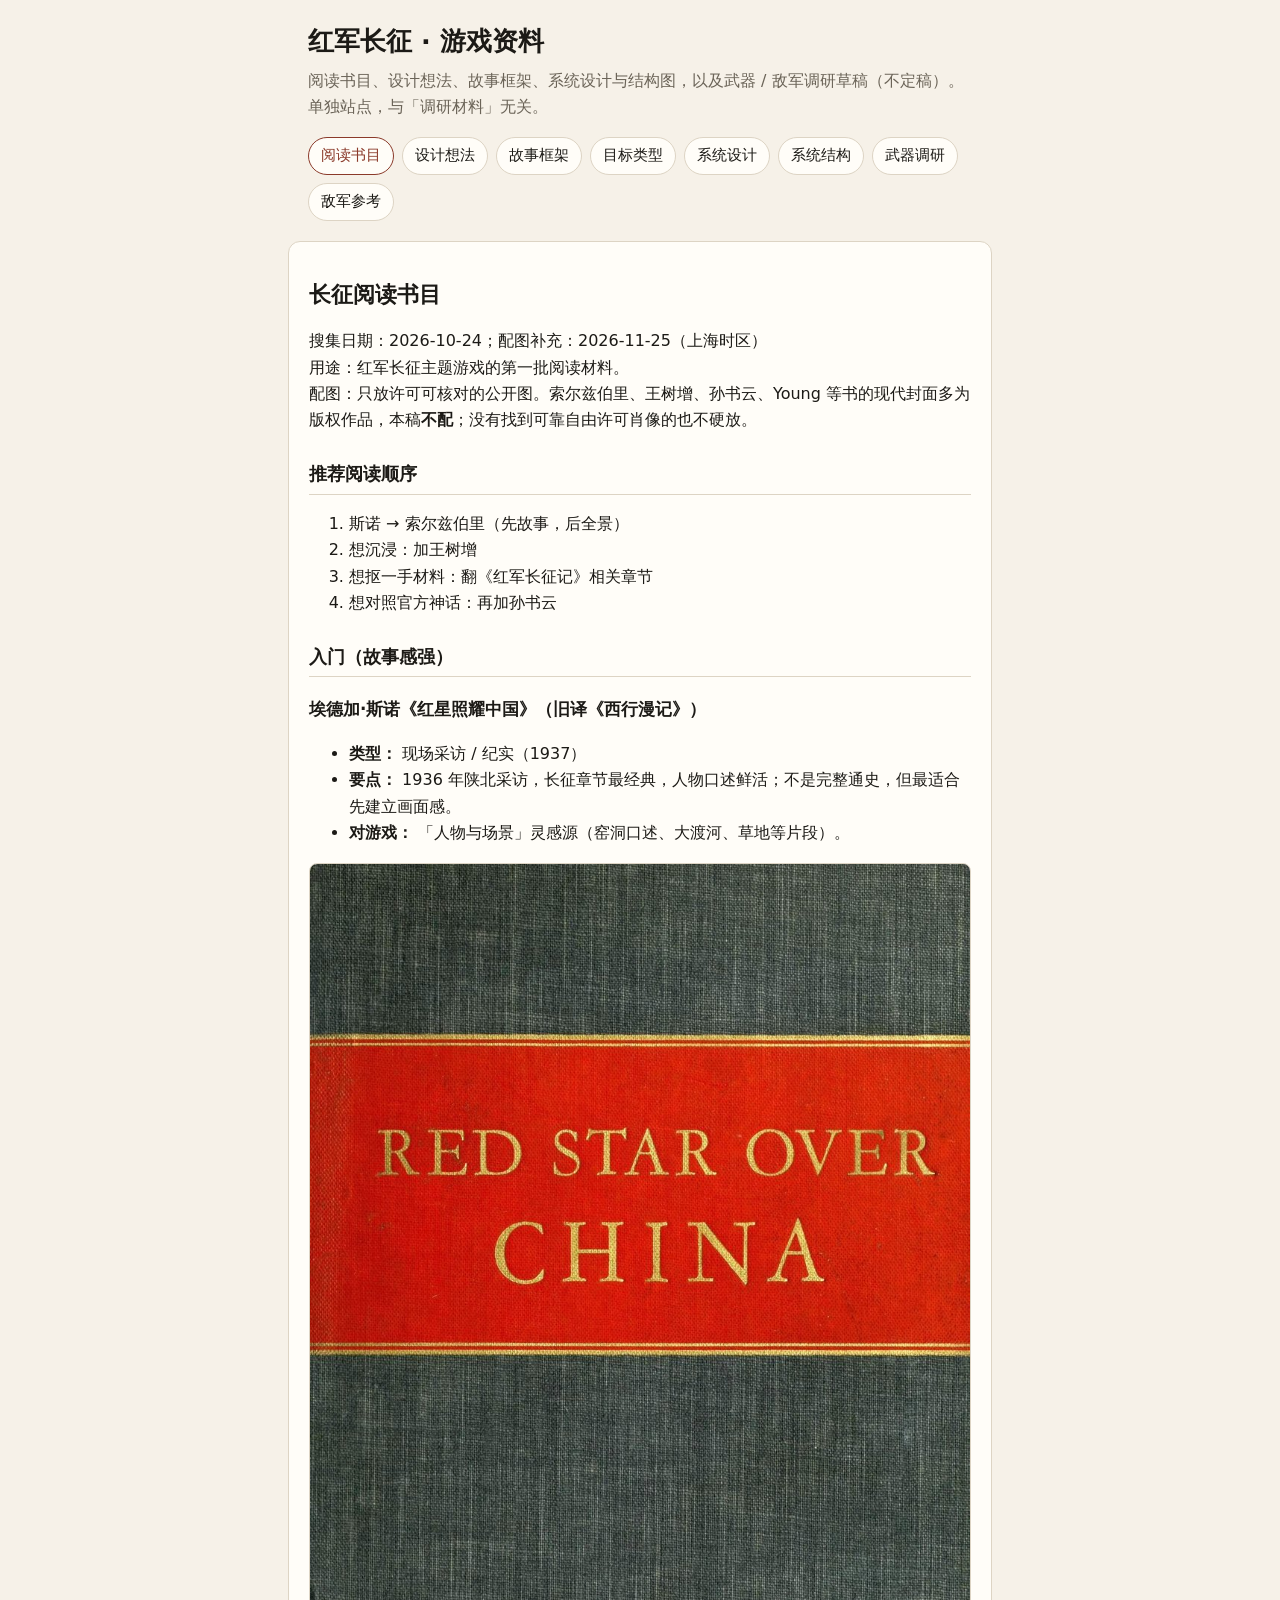
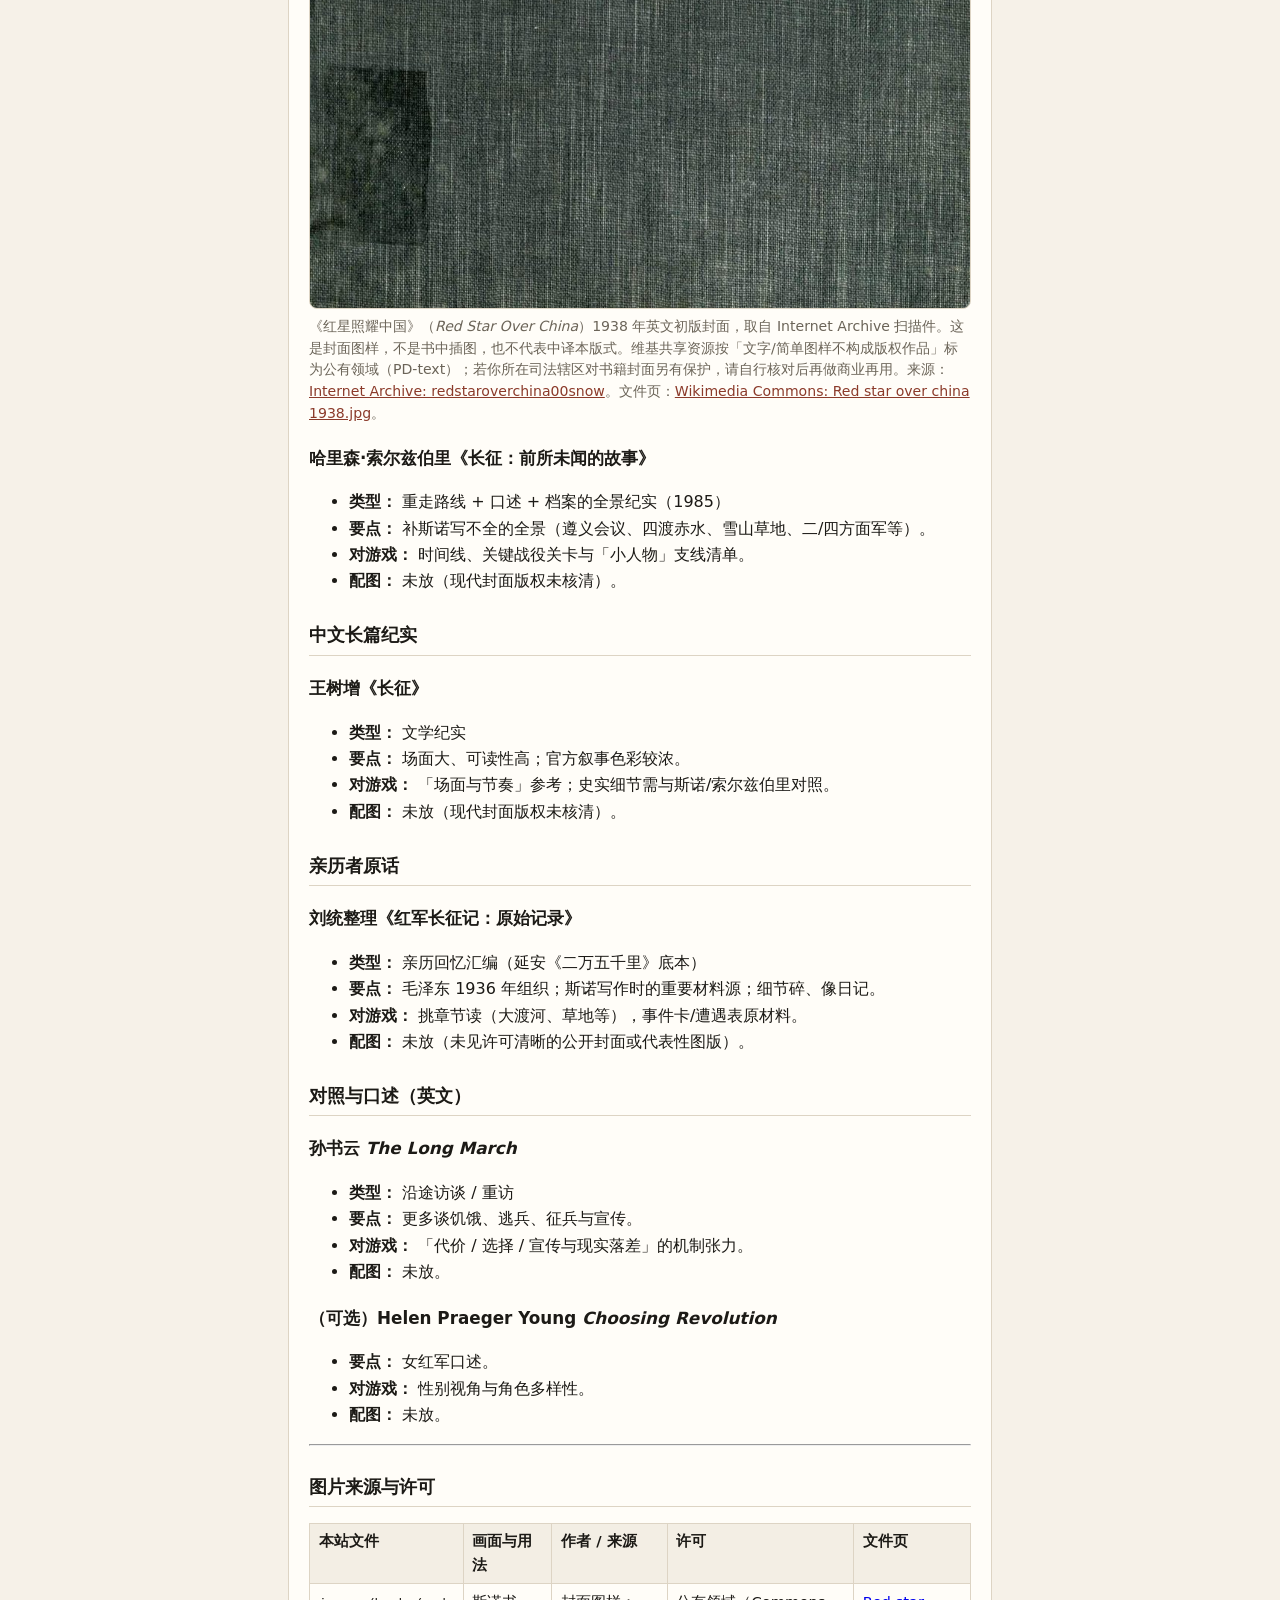
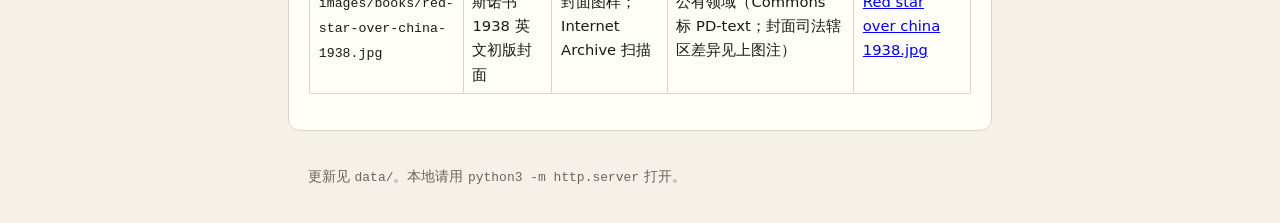
<file: index.html>
<!DOCTYPE html>
<html lang="zh-CN">
<head>
  <meta charset="utf-8" />
  <meta name="viewport" content="width=device-width, initial-scale=1" />
  <meta name="robots" content="noindex, nofollow" />
  <title>红军长征 · 游戏资料</title>
  <link rel="stylesheet" href="css/style.css" />
  <link rel="stylesheet" href="css/system-map.css" />
</head>
<body>
  <header class="site-header">
    <h1>红军长征 · 游戏资料</h1>
    <p class="tagline">阅读书目、设计想法、故事框架、系统设计与结构图，以及武器 / 敌军调研草稿（不定稿）。单独站点，与「调研材料」无关。</p>
    <nav id="nav" class="nav"></nav>
  </header>
  <main id="main" class="main">
    <p class="muted">加载中…</p>
  </main>
  <footer class="site-footer">
    <p>更新见 <code>data/</code>。本地请用 <code>python3 -m http.server</code> 打开。</p>
  </footer>
  <script src="js/vendor/marked.umd.js"></script>
  <script src="js/app.js"></script>
</body>
</html>
</file>
<file: css/style.css>
:root {
  --bg: #f6f1e8;
  --ink: #1c1a16;
  --muted: #6b6458;
  --card: #fffdf8;
  --line: #ddd4c4;
  --accent: #8b3a2a;
}
* { box-sizing: border-box; }
body {
  margin: 0;
  font-family: "IBM Plex Sans", "Noto Sans SC", system-ui, sans-serif;
  background: var(--bg);
  color: var(--ink);
  line-height: 1.65;
}
.site-header, .main, .site-footer {
  max-width: 44rem;
  margin: 0 auto;
  padding: 1.25rem 1.25rem;
}
.site-header h1 { margin: 0 0 0.35rem; font-size: 1.6rem; }
.tagline { margin: 0 0 1rem; color: var(--muted); }
.nav { display: flex; flex-wrap: wrap; gap: 0.5rem; }
.nav a {
  text-decoration: none;
  color: var(--ink);
  background: var(--card);
  border: 1px solid var(--line);
  padding: 0.35rem 0.75rem;
  border-radius: 999px;
  font-size: 0.95rem;
}
.nav a.active { border-color: var(--accent); color: var(--accent); }
.main {
  background: var(--card);
  border: 1px solid var(--line);
  border-radius: 12px;
  min-height: 12rem;
}
.main h1 { font-size: 1.35rem; }
.main h2 { font-size: 1.15rem; margin-top: 1.6rem; border-bottom: 1px solid var(--line); padding-bottom: 0.25rem; }
.main h3 { font-size: 1.05rem; margin-top: 1.2rem; }
.muted { color: var(--muted); }
.site-footer { color: var(--muted); font-size: 0.9rem; }
code { font-size: 0.9em; }
.main table {
  width: 100%;
  border-collapse: collapse;
  font-size: 0.92rem;
  margin: 0.75rem 0 1rem;
}
.main th,
.main td {
  border: 1px solid var(--line);
  padding: 0.35rem 0.55rem;
  text-align: left;
  vertical-align: top;
}
.main th { background: #f3eee4; }
.main th:first-child,
.main td:first-child { width: 8.5em; }
.main pre {
  overflow-x: auto;
  background: var(--bg);
  padding: 0.75rem 1rem;
  border-radius: 8px;
}
.main figure {
  margin: 1rem 0 1.25rem;
}
.main figure img {
  display: block;
  width: 100%;
  max-width: 100%;
  height: auto;
  background: var(--bg);
  border: 1px solid var(--line);
  border-radius: 8px;
}
.main figcaption {
  margin-top: 0.45rem;
  color: var(--muted);
  font-size: 0.88rem;
  line-height: 1.55;
}
.main figcaption a { color: var(--accent); }
</file>
<file: css/system-map.css>
/* System map page — scoped under .system-map-page; layer colors keep diagram meaning. */
.system-map-page {
  --sm-ink: #1c1a16;
  --sm-muted: #6b6458;
  --sm-line: #8a8376;
  --sm-panel: #fffdf8;
  --sm-core: #2f5d50;
  --sm-core-bg: #e7f0ec;
  --sm-pending: #8a5a2b;
  --sm-pending-bg: #f6ecd9;
  --sm-content: #3d4a6b;
  --sm-content-bg: #e8ecf5;
  --sm-done: #2f5d50;
  --sm-partial: #8a5a2b;
  --sm-todo: #6b4f63;
  --sm-mono: "IBM Plex Mono", "SFMono-Regular", Menlo, Consolas, monospace;
  color: var(--sm-ink);
  line-height: 1.55;
}

.system-map-page a {
  color: var(--accent, #8b3a2a);
}

.sm-hero {
  margin-bottom: 1rem;
}

.sm-hero h1 {
  margin: 0 0 0.45rem;
  font-size: clamp(1.35rem, 2.5vw, 1.75rem);
  letter-spacing: 0.02em;
}

.sm-hero p {
  margin: 0;
  max-width: 52rem;
  color: var(--sm-muted);
}

.sm-toolbar {
  display: flex;
  flex-wrap: wrap;
  gap: 0.75rem 1.25rem;
  align-items: center;
  margin: 0 0 1rem;
  padding: 0.75rem 0.9rem;
  background: #f3eee4;
  border: 1px solid var(--line, #ddd4c4);
  border-radius: 10px;
}

.sm-legend {
  display: flex;
  flex-wrap: wrap;
  gap: 0.65rem 1rem;
  font-size: 0.92rem;
}

.sm-legend-item {
  display: inline-flex;
  align-items: center;
  gap: 0.4rem;
}

.sm-swatch {
  width: 1.55rem;
  height: 0.95rem;
  border: 2px solid var(--sm-ink);
  background: #fff;
}

.sm-swatch.done {
  border-style: solid;
  border-color: var(--sm-done);
}

.sm-swatch.partial {
  border-style: dashed;
  border-color: var(--sm-partial);
  background: repeating-linear-gradient(
    -45deg,
    #fff,
    #fff 3px,
    #f3e6d4 3px,
    #f3e6d4 6px
  );
}

.sm-swatch.todo {
  border-style: dashed;
  border-color: var(--sm-todo);
  opacity: 0.85;
}

.sm-hint {
  color: var(--sm-muted);
  font-size: 0.9rem;
}

.sm-layout {
  display: grid;
  grid-template-columns: minmax(0, 1.7fr) minmax(240px, 0.9fr);
  gap: 1rem;
  align-items: start;
}

@media (max-width: 920px) {
  .sm-layout {
    grid-template-columns: 1fr;
  }
}

.sm-map-panel,
.sm-detail-panel,
.sm-table-section {
  background: var(--sm-panel);
  border: 1px solid var(--line, #ddd4c4);
  border-radius: 10px;
}

.sm-map-panel {
  padding: 0.85rem;
  overflow-x: auto;
}

.sm-detail-panel {
  position: sticky;
  top: 0.75rem;
  padding: 1rem 1.05rem 1.1rem;
  min-height: 16rem;
}

.sm-detail-panel h2 {
  margin: 0 0 0.55rem;
  font-size: 1.05rem;
  border: none;
  padding: 0;
}

.sm-detail-empty {
  color: var(--sm-muted);
  font-size: 0.95rem;
  margin: 0;
}

.sm-detail-meta {
  display: flex;
  flex-wrap: wrap;
  gap: 0.4rem;
  margin: 0.55rem 0 0.85rem;
}

.sm-badge {
  display: inline-flex;
  align-items: center;
  gap: 0.3rem;
  padding: 0.15rem 0.5rem;
  border: 1.5px solid currentColor;
  font-size: 0.82rem;
  line-height: 1.3;
  border-radius: 4px;
}

.sm-badge.done {
  color: var(--sm-done);
  border-style: solid;
}

.sm-badge.partial {
  color: var(--sm-partial);
  border-style: dashed;
}

.sm-badge.todo {
  color: var(--sm-todo);
  border-style: dashed;
}

.sm-badge.layer {
  color: var(--sm-muted);
  border-color: var(--sm-line);
}

.sm-detail-panel dl {
  margin: 0;
}

.sm-detail-panel dt {
  margin-top: 0.65rem;
  color: var(--sm-muted);
  font-size: 0.82rem;
}

.sm-detail-panel dd {
  margin: 0.15rem 0 0;
}

.sm-detail-panel code,
.sm-file {
  font-family: var(--sm-mono);
  font-size: 0.86em;
  background: #f1ebe0;
  padding: 0.05rem 0.28rem;
  border-radius: 3px;
}

svg.sm-svg {
  width: 100%;
  min-width: 720px;
  height: auto;
  display: block;
}

.sm-layer-box {
  fill: #fffdf8;
  stroke-width: 2.2;
}

.sm-layer-box.core {
  stroke: var(--sm-core);
  fill: var(--sm-core-bg);
}

.sm-layer-box.pending {
  stroke: var(--sm-pending);
  fill: var(--sm-pending-bg);
  stroke-dasharray: 7 5;
}

.sm-layer-box.content {
  stroke: var(--sm-content);
  fill: var(--sm-content-bg);
}

.sm-layer-title {
  font-size: 16px;
  font-weight: 700;
  fill: var(--sm-ink);
}

.sm-layer-sub {
  font-size: 12px;
  fill: var(--sm-muted);
}

.sm-mod {
  cursor: pointer;
}

.sm-mod rect {
  stroke-width: 2;
  transition: filter 0.15s ease;
}

.sm-mod.done rect {
  stroke: var(--sm-done);
  stroke-dasharray: none;
  fill: #fff;
}

.sm-mod.partial rect {
  stroke: var(--sm-partial);
  stroke-dasharray: 5 4;
  fill: #fffaf2;
}

.sm-mod.todo rect {
  stroke: var(--sm-todo);
  stroke-dasharray: 4 4;
  fill: #faf7fb;
  opacity: 0.95;
}

.sm-mod:hover rect,
.sm-mod:focus-visible rect,
.sm-mod.active rect {
  filter: drop-shadow(0 2px 0 rgba(28, 26, 22, 0.18));
  stroke-width: 2.8;
}

.sm-mod:focus {
  outline: none;
}

.sm-mod text {
  fill: var(--sm-ink);
  font-size: 12.5px;
  pointer-events: none;
}

.sm-status-label {
  font-size: 11px;
  fill: var(--sm-muted);
}

.sm-file-label {
  font-size: 10.5px;
  fill: #6f695e;
  font-family: var(--sm-mono);
}

.sm-edge {
  fill: none;
  stroke: var(--sm-line);
  stroke-width: 1.6;
  marker-end: url(#sm-arrow);
}

.sm-edge.strong {
  stroke: var(--sm-core);
  stroke-width: 2;
}

.sm-edge.dashed {
  stroke-dasharray: 5 4;
  stroke: var(--sm-pending);
}

.sm-edge.content {
  stroke: var(--sm-content);
  stroke-dasharray: 3 4;
}

.sm-edge-label {
  font-size: 11px;
  fill: var(--sm-muted);
}

.sm-open-note {
  font-size: 11.5px;
  fill: var(--sm-muted);
}

.sm-table-section {
  margin-top: 1.15rem;
  padding: 1rem 1.05rem 1.15rem;
}

.sm-table-section h2 {
  margin: 0 0 0.35rem;
  font-size: 1.15rem;
  border: none;
  padding: 0;
}

.sm-table-section > p {
  margin: 0 0 0.85rem;
  color: var(--sm-muted);
}

.sm-table-wrap {
  overflow-x: auto;
}

.sm-table-section table {
  width: 100%;
  border-collapse: collapse;
  font-size: 0.94rem;
  margin: 0;
}

.sm-table-section th,
.sm-table-section td {
  border: 1px solid rgba(138, 131, 118, 0.45);
  padding: 0.55rem 0.65rem;
  text-align: left;
  vertical-align: top;
  width: auto;
}

.sm-table-section th {
  background: #efe8db;
  font-weight: 650;
}

.sm-table-section tr:nth-child(even) td {
  background: #faf7f0;
}

.sm-should-not {
  color: #6b3b3b;
}

.sm-footer {
  margin-top: 1.1rem;
  padding: 0.85rem 0 0;
  color: var(--sm-muted);
  font-size: 0.88rem;
  border-top: 1px solid var(--line, #ddd4c4);
}

.sm-footer p {
  margin: 0;
}

.sm-footer code {
  font-family: var(--sm-mono);
  font-size: 0.9em;
}

/* Wider shell when system map is active */
body.page-system-map .site-header,
body.page-system-map .main,
body.page-system-map .site-footer {
  max-width: min(1180px, calc(100% - 2rem));
}

body.page-system-map .main {
  background: transparent;
  border: none;
  border-radius: 0;
  padding: 0.5rem 1.25rem 1.5rem;
}
</file>
